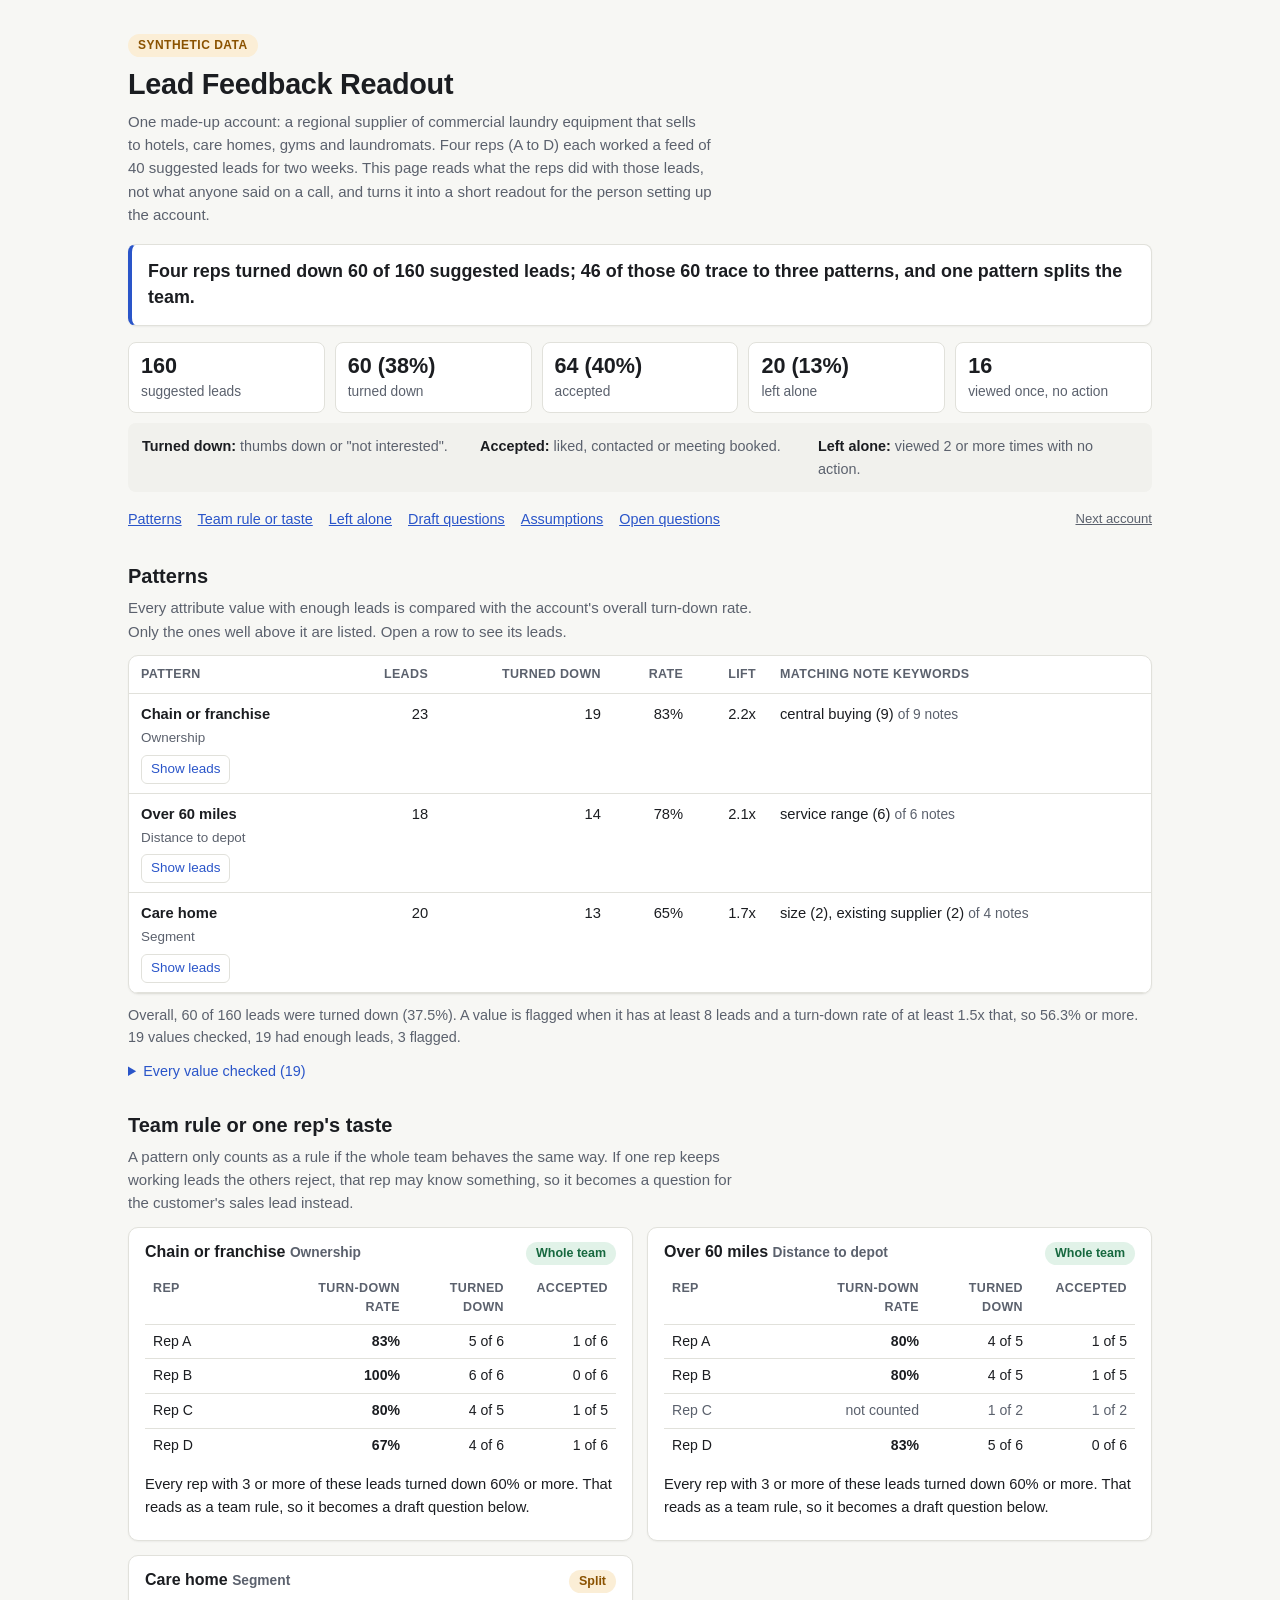
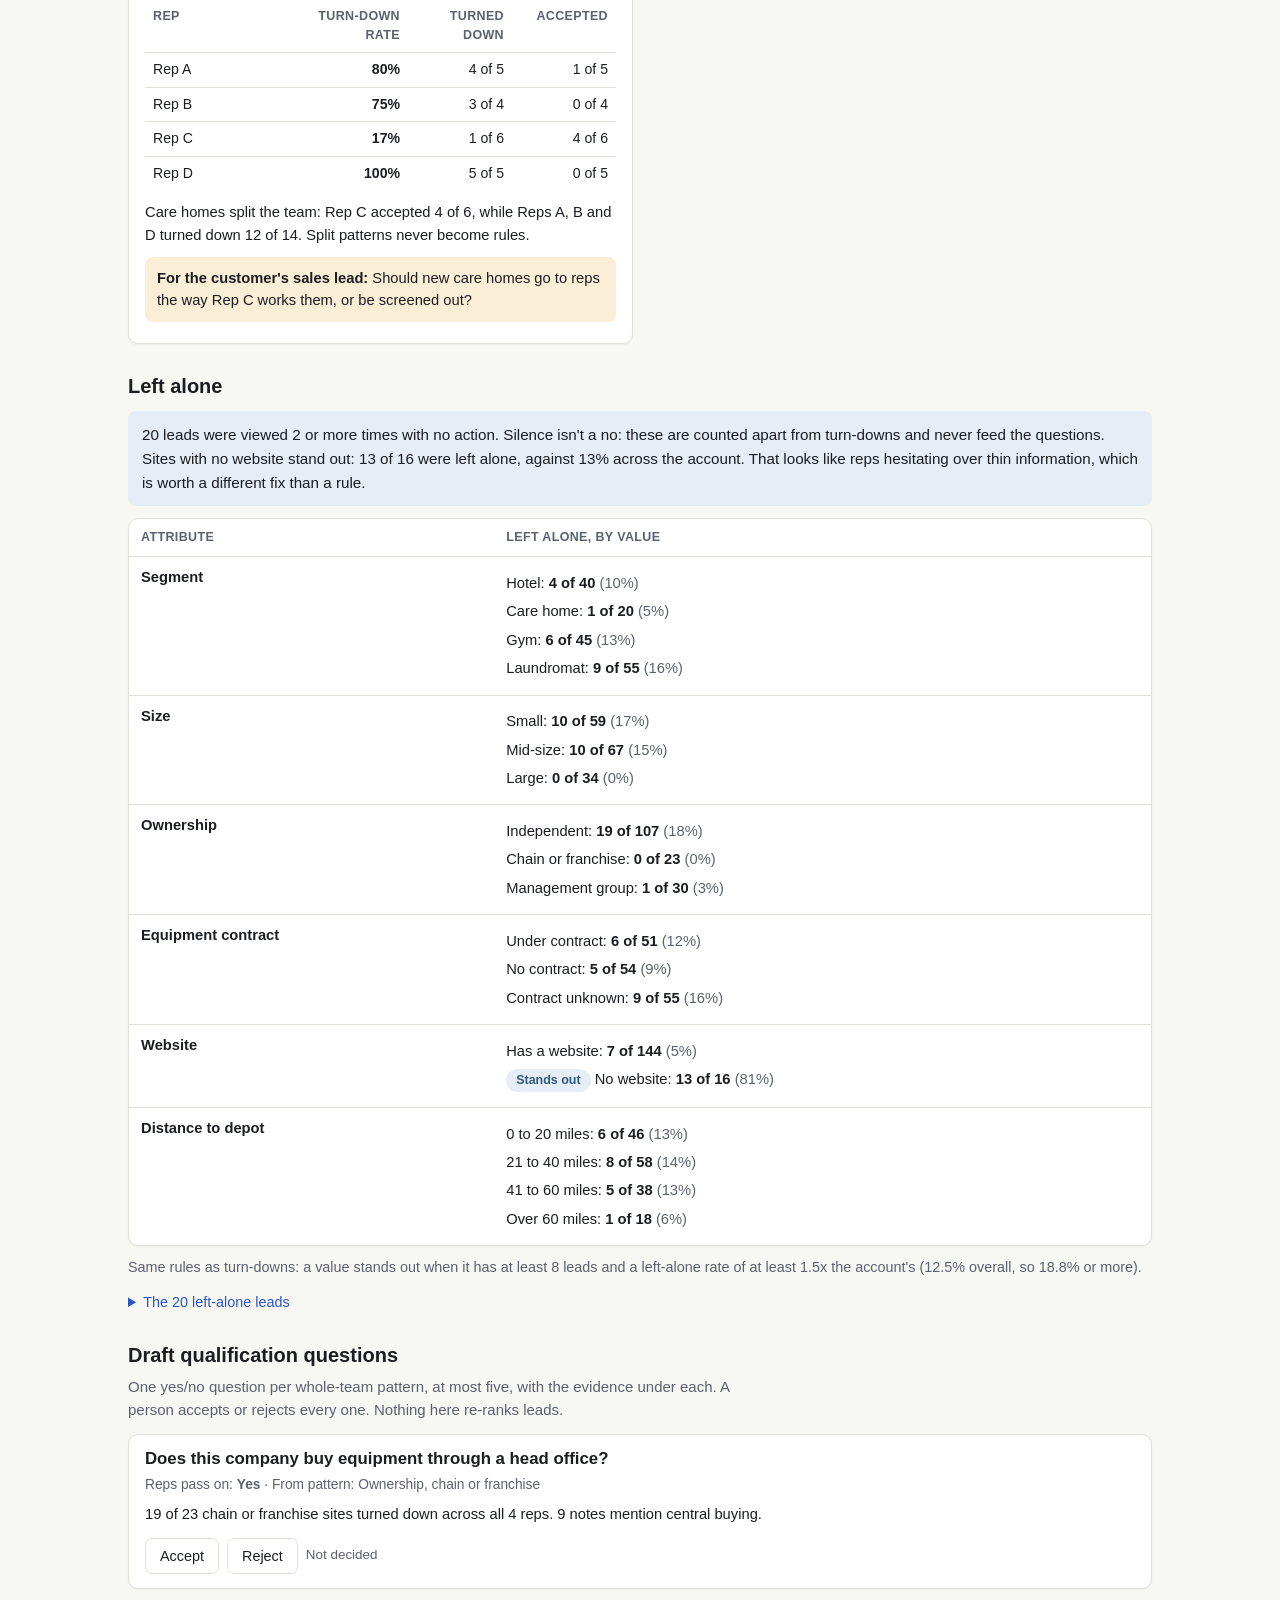
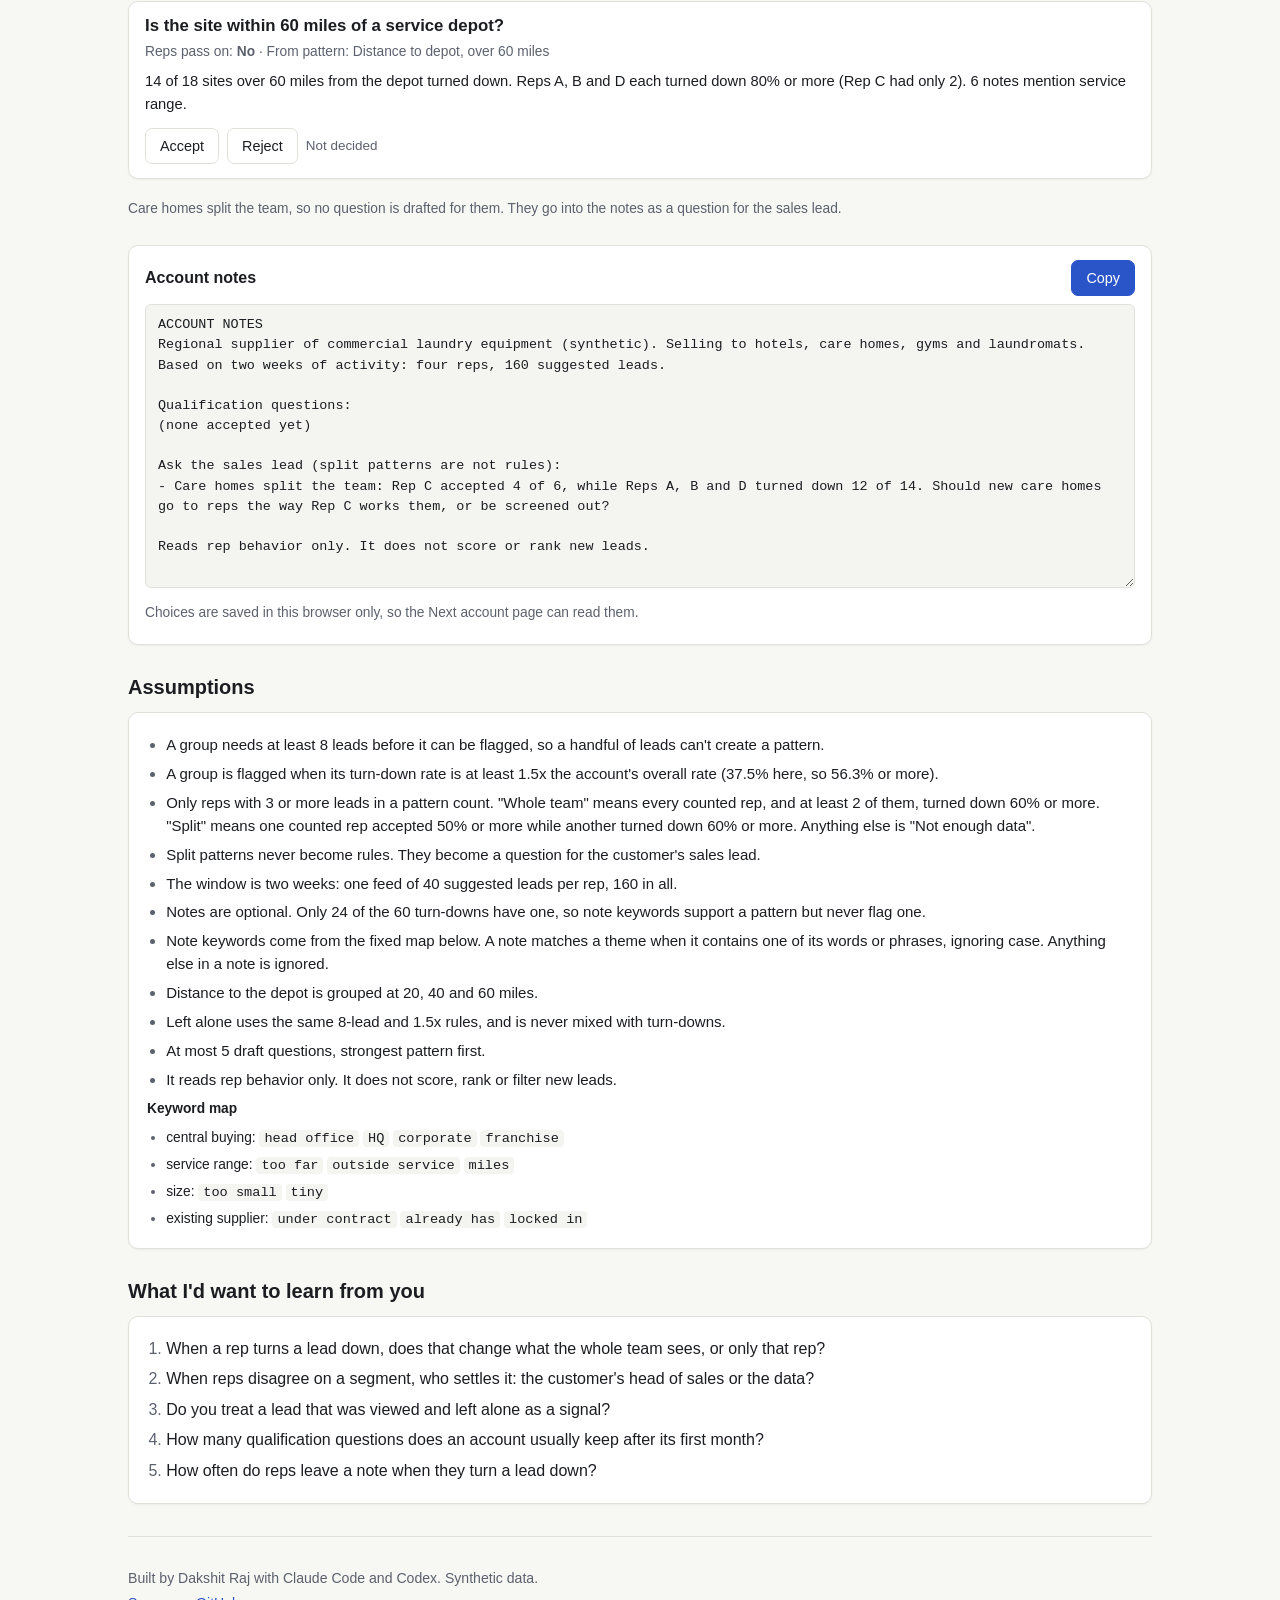
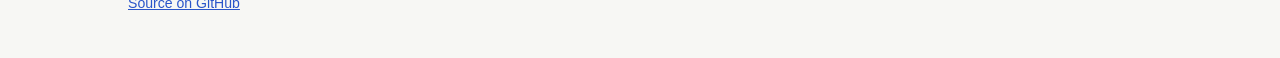
<file: index.html>
<!doctype html>
<html lang="en">
<head>
  <meta charset="utf-8">
  <meta name="viewport" content="width=device-width, initial-scale=1">
  <meta name="color-scheme" content="light dark">
  <meta name="description" content="Reads two weeks of what four sales reps did with their suggested leads and turns it into a short readout: patterns, team rules versus one rep's taste, and draft qualification questions. Synthetic data.">
  <title>Lead Feedback Readout</title>
  <link rel="stylesheet" href="styles.css">
</head>
<body>
  <div class="wrap">
    <header class="page-head">
      <span class="tag">Synthetic data</span>
      <h1>Lead Feedback Readout</h1>
      <p class="lede">One made-up account: a regional supplier of commercial laundry equipment that sells to hotels, care homes, gyms and laundromats. Four reps (A to D) each worked a feed of 40 suggested leads for two weeks. This page reads what the reps did with those leads, not what anyone said on a call, and turns it into a short readout for the person setting up the account.</p>
      <p class="result" id="result" aria-live="polite">Reading two weeks of rep activity...</p>
      <noscript><p>This page needs JavaScript to read the rep activity.</p></noscript>

      <div class="stats" id="stats"></div>

      <dl class="defs">
        <div><dt>Turned down:</dt> <dd>thumbs down or "not interested".</dd></div>
        <div><dt>Accepted:</dt> <dd>liked, contacted or meeting booked.</dd></div>
        <div><dt>Left alone:</dt> <dd>viewed 2 or more times with no action.</dd></div>
      </dl>

      <nav class="page-nav" aria-label="On this page">
        <a href="#patterns">Patterns</a>
        <a href="#team">Team rule or taste</a>
        <a href="#left-alone">Left alone</a>
        <a href="#questions">Draft questions</a>
        <a href="#assumptions">Assumptions</a>
        <a href="#learn">Open questions</a>
        <span class="next"><a href="carry-over.html">Next account</a></span>
      </nav>
    </header>

    <main>
      <section id="patterns" aria-labelledby="patterns-title">
        <div class="section-head">
          <h2 id="patterns-title">Patterns</h2>
          <p id="patterns-intro">Every attribute value with enough leads is compared with the account's overall turn-down rate. Only the ones well above it are listed. Open a row to see its leads.</p>
        </div>
        <div class="card table-wrap">
          <table id="pattern-table">
            <caption class="visually-hidden">Flagged patterns and their turn-down numbers</caption>
          </table>
        </div>
        <p class="rule-line" id="pattern-rule"></p>
        <details class="all-values">
          <summary id="all-values-summary">Every value checked</summary>
          <div class="card table-wrap">
            <table id="all-values-table">
              <caption class="visually-hidden">Every attribute value and why it was or wasn't flagged</caption>
            </table>
          </div>
        </details>
      </section>

      <section id="team" aria-labelledby="team-title">
        <div class="section-head">
          <h2 id="team-title">Team rule or one rep's taste</h2>
          <p>A pattern only counts as a rule if the whole team behaves the same way. If one rep keeps working leads the others reject, that rep may know something, so it becomes a question for the customer's sales lead instead.</p>
        </div>
        <div class="team-grid" id="team-grid"></div>
      </section>

      <section id="left-alone" aria-labelledby="left-title">
        <div class="section-head">
          <h2 id="left-title">Left alone</h2>
        </div>
        <p class="callout" id="left-callout"></p>
        <div class="card table-wrap">
          <table id="left-table">
            <caption class="visually-hidden">Left-alone leads grouped by attribute value</caption>
          </table>
        </div>
        <p class="rule-line" id="left-rule"></p>
        <details class="all-values">
          <summary id="left-leads-summary">The left-alone leads</summary>
          <div class="card table-wrap">
            <table id="left-leads-table">
              <caption class="visually-hidden">Every left-alone lead</caption>
            </table>
          </div>
        </details>
      </section>

      <section id="questions" aria-labelledby="questions-title">
        <div class="section-head">
          <h2 id="questions-title">Draft qualification questions</h2>
          <p id="questions-intro">One yes/no question per whole-team pattern, at most five, with the evidence under each. A person accepts or rejects every one. Nothing here re-ranks leads.</p>
        </div>
        <div class="q-list" id="q-list"></div>

        <div class="card notes-box">
          <header>
            <h3 id="notes-title">Account notes</h3>
            <div class="q-actions" style="margin-top:0">
              <span class="copy-status" id="copy-status" aria-live="polite"></span>
              <button type="button" class="btn primary" id="copy-btn">Copy</button>
            </div>
          </header>
          <textarea id="notes" readonly aria-labelledby="notes-title" spellcheck="false"></textarea>
          <p class="small muted" id="storage-note"></p>
        </div>
      </section>

      <section id="assumptions" aria-labelledby="assumptions-title">
        <div class="section-head">
          <h2 id="assumptions-title">Assumptions</h2>
        </div>
        <div class="card" style="padding:14px 18px">
          <ul class="plain-list" id="assumption-list"></ul>
          <div class="keyword-map" id="keyword-map"></div>
        </div>
      </section>

      <section id="learn" aria-labelledby="learn-title">
        <div class="section-head">
          <h2 id="learn-title">What I'd want to learn from you</h2>
        </div>
        <div class="card" style="padding:14px 18px">
          <ol class="plain-list questions-list">
            <li>When a rep turns a lead down, does that change what the whole team sees, or only that rep?</li>
            <li>When reps disagree on a segment, who settles it: the customer's head of sales or the data?</li>
            <li>Do you treat a lead that was viewed and left alone as a signal?</li>
            <li>How many qualification questions does an account usually keep after its first month?</li>
            <li>How often do reps leave a note when they turn a lead down?</li>
          </ol>
        </div>
      </section>
    </main>

    <footer class="foot">
      <p>Built by Dakshit Raj with Claude Code and Codex. Synthetic data.</p>
      <p><a href="https://github.com/Duckky153/lead-feedback-readout">Source on GitHub</a></p>
    </footer>
  </div>

  <script src="data.js"></script>
  <script src="readout.mjs"></script>
  <script src="app.js"></script>
</body>
</html>
</file>
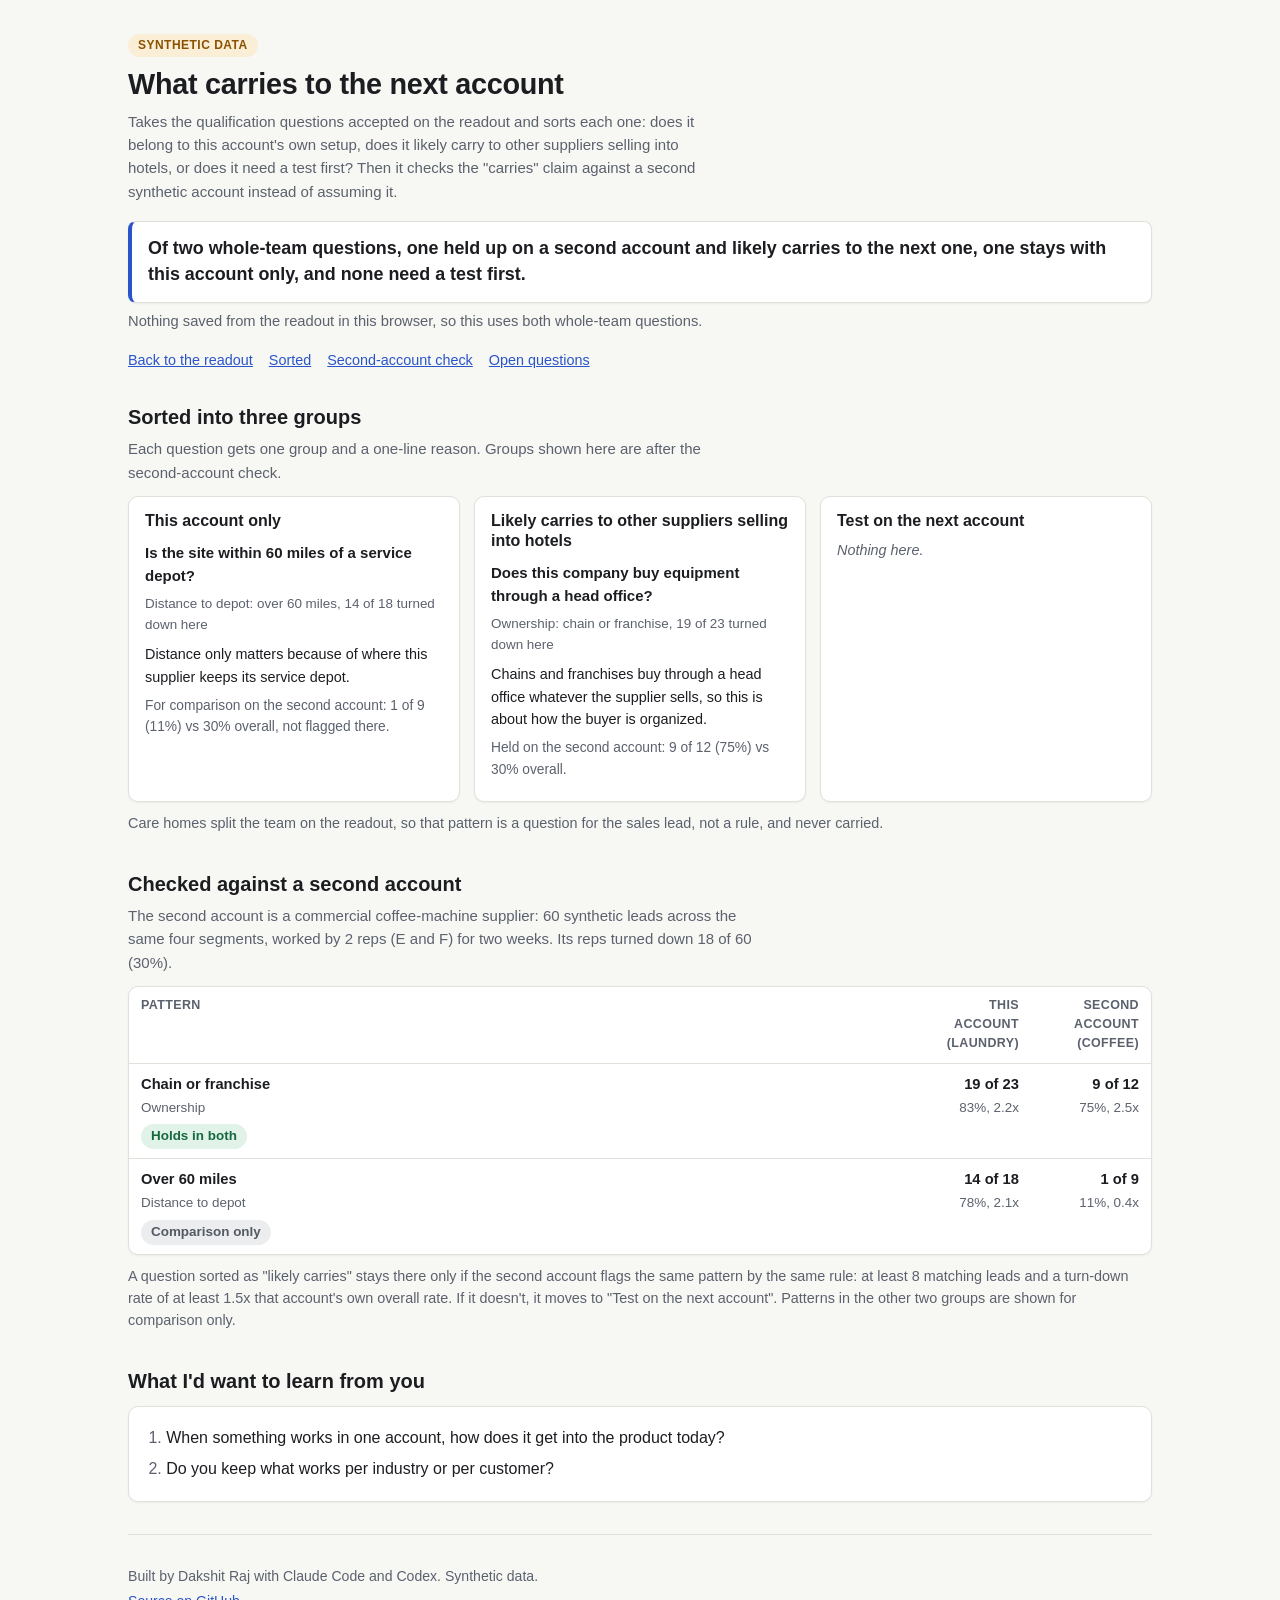
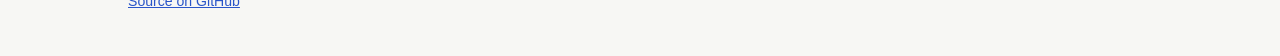
<file: carry-over.html>
<!doctype html>
<html lang="en">
<head>
  <meta charset="utf-8">
  <meta name="viewport" content="width=device-width, initial-scale=1">
  <meta name="color-scheme" content="light dark">
  <meta name="description" content="Sorts accepted qualification questions into what stays with one account, what likely carries, and what to test, then checks the carry-over against a second synthetic account. Synthetic data.">
  <title>What carries to the next account</title>
  <link rel="stylesheet" href="styles.css">
</head>
<body>
  <div class="wrap">
    <header class="page-head">
      <span class="tag">Synthetic data</span>
      <h1>What carries to the next account</h1>
      <p class="lede">Takes the qualification questions accepted on the readout and sorts each one: does it belong to this account's own setup, does it likely carry to other suppliers selling into hotels, or does it need a test first? Then it checks the "carries" claim against a second synthetic account instead of assuming it.</p>
      <p class="result" id="result" aria-live="polite">Sorting the accepted questions...</p>
      <noscript><p>This page needs JavaScript to sort the questions.</p></noscript>
      <p class="source-line" id="source-line"></p>
      <nav class="page-nav" aria-label="On this page">
        <a href="index.html">Back to the readout</a>
        <a href="#sorted">Sorted</a>
        <a href="#check">Second-account check</a>
        <a href="#learn">Open questions</a>
      </nav>
    </header>

    <main>
      <section id="sorted" aria-labelledby="sorted-title">
        <div class="section-head">
          <h2 id="sorted-title">Sorted into three groups</h2>
          <p>Each question gets one group and a one-line reason. Groups shown here are after the second-account check.</p>
        </div>
        <div class="carry-grid" id="carry-grid"></div>
        <p class="rule-line" id="split-note"></p>
      </section>

      <section id="check" aria-labelledby="check-title">
        <div class="section-head">
          <h2 id="check-title">Checked against a second account</h2>
          <p id="check-intro"></p>
        </div>
        <div class="card table-wrap">
          <table id="check-table">
            <caption class="visually-hidden">Turn-down rate on each account for every sorted question</caption>
          </table>
        </div>
        <p class="rule-line" id="check-rule"></p>
      </section>

      <section id="learn" aria-labelledby="learn-title">
        <div class="section-head">
          <h2 id="learn-title">What I'd want to learn from you</h2>
        </div>
        <div class="card" style="padding:14px 18px">
          <ol class="plain-list questions-list">
            <li>When something works in one account, how does it get into the product today?</li>
            <li>Do you keep what works per industry or per customer?</li>
          </ol>
        </div>
      </section>
    </main>

    <footer class="foot">
      <p>Built by Dakshit Raj with Claude Code and Codex. Synthetic data.</p>
      <p><a href="https://github.com/Duckky153/lead-feedback-readout">Source on GitHub</a></p>
    </footer>
  </div>

  <script src="data.js"></script>
  <script src="readout.mjs"></script>
  <script src="carry.js"></script>
</body>
</html>
</file>
<file: styles.css>
:root {
  --bg: #f7f7f4;
  --surface: #ffffff;
  --surface-2: #f1f1ed;
  --fg: #1b1d21;
  --muted: #5b616d;
  --border: #e1e1db;
  --accent: #2a55c9;
  --accent-soft: #e9eefb;
  --team: #17683f;
  --team-bg: #e1f2e8;
  --split: #8a5200;
  --split-bg: #fbeed6;
  --thin: #545a65;
  --thin-bg: #ecedef;
  --quiet: #33587f;
  --quiet-bg: #e5edf6;
  --code-bg: #f4f4f1;
  --shadow: 0 1px 2px rgba(20, 22, 26, 0.05);
  color-scheme: light;
}
@media (prefers-color-scheme: dark) {
  :root:not([data-theme="light"]) {
    --bg: #121418;
    --surface: #1a1d22;
    --surface-2: #22262c;
    --fg: #e7e9ec;
    --muted: #a2a8b3;
    --border: #2e333b;
    --accent: #8fa9ff;
    --accent-soft: #232b44;
    --team: #82d8a8;
    --team-bg: #183427;
    --split: #f2c56d;
    --split-bg: #3a2d13;
    --thin: #b4bac4;
    --thin-bg: #272b32;
    --quiet: #9fc0e6;
    --quiet-bg: #1d2b3b;
    --code-bg: #1e2127;
    --shadow: none;
    color-scheme: dark;
  }
}
:root[data-theme="dark"] {
  --bg: #121418;
  --surface: #1a1d22;
  --surface-2: #22262c;
  --fg: #e7e9ec;
  --muted: #a2a8b3;
  --border: #2e333b;
  --accent: #8fa9ff;
  --accent-soft: #232b44;
  --team: #82d8a8;
  --team-bg: #183427;
  --split: #f2c56d;
  --split-bg: #3a2d13;
  --thin: #b4bac4;
  --thin-bg: #272b32;
  --quiet: #9fc0e6;
  --quiet-bg: #1d2b3b;
  --code-bg: #1e2127;
  --shadow: none;
  color-scheme: dark;
}

* { box-sizing: border-box; }
html { -webkit-text-size-adjust: 100%; }
body {
  margin: 0;
  background: var(--bg);
  color: var(--fg);
  font: 15px/1.55 -apple-system, BlinkMacSystemFont, "Segoe UI", Roboto, "Helvetica Neue", Arial, sans-serif;
}
.wrap { max-width: 1080px; margin: 0 auto; padding-inline: 16px; }
@media (min-width: 700px) { .wrap { padding-inline: 28px; } }

a { color: var(--accent); }
a:focus-visible, button:focus-visible, textarea:focus-visible { outline: 2px solid var(--accent); outline-offset: 2px; }
h1, h2, h3 { line-height: 1.25; margin: 0; }
h1 { font-size: 1.8rem; letter-spacing: -0.01em; }
h2 { font-size: 1.25rem; }
h3 { font-size: 1rem; }
p { margin: 0.45rem 0; }
.muted { color: var(--muted); }
.small { font-size: 0.86rem; }
.visually-hidden {
  position: absolute; width: 1px; height: 1px; padding: 0; margin: -1px;
  overflow: hidden; clip: rect(0 0 0 0); white-space: nowrap; border: 0;
}

/* ---------------------------------------------------------------- header */

.page-head { padding-block: 32px 8px; }
.tag {
  display: inline-block;
  font-size: 0.75rem;
  font-weight: 600;
  letter-spacing: 0.04em;
  text-transform: uppercase;
  color: var(--split);
  background: var(--split-bg);
  border-radius: 999px;
  padding: 2px 10px;
  margin-bottom: 10px;
}
.lede { color: var(--muted); max-width: 70ch; }
.result {
  margin: 18px 0 6px;
  padding: 14px 16px;
  background: var(--surface);
  border: 1px solid var(--border);
  border-left: 4px solid var(--accent);
  border-radius: 8px;
  font-size: 1.12rem;
  font-weight: 600;
  line-height: 1.45;
  box-shadow: var(--shadow);
}

.stats {
  display: grid;
  grid-template-columns: repeat(auto-fit, minmax(130px, 1fr));
  gap: 10px;
  margin: 16px 0 10px;
}
.stat {
  background: var(--surface);
  border: 1px solid var(--border);
  border-radius: 8px;
  padding: 10px 12px;
  min-width: 0;
}
.stat b { display: block; font-size: 1.35rem; line-height: 1.2; }
.stat span { color: var(--muted); font-size: 0.86rem; }

.defs {
  display: grid;
  grid-template-columns: repeat(auto-fit, minmax(220px, 1fr));
  gap: 6px 18px;
  margin: 10px 0 0;
  padding: 12px 14px;
  background: var(--surface-2);
  border-radius: 8px;
  font-size: 0.9rem;
}
.defs div { min-width: 0; }
.defs dt { font-weight: 600; display: inline; }
.defs dd { display: inline; margin: 0; color: var(--muted); }

.page-nav {
  display: flex;
  flex-wrap: wrap;
  align-items: center;
  gap: 6px 16px;
  margin-top: 16px;
  font-size: 0.9rem;
}
.page-nav .next { margin-left: auto; font-size: 0.82rem; color: var(--muted); }
.page-nav .next a { color: var(--muted); }

/* ---------------------------------------------------------------- sections */

main section { padding-block: 26px 4px; }
.section-head { margin-bottom: 12px; max-width: 75ch; }
.section-head p { color: var(--muted); }

.card {
  background: var(--surface);
  border: 1px solid var(--border);
  border-radius: 10px;
  box-shadow: var(--shadow);
}
.table-wrap { overflow-x: auto; -webkit-overflow-scrolling: touch; position: relative; }

table { width: 100%; border-collapse: collapse; font-size: 0.92rem; }
th, td { text-align: left; padding: 9px 12px; border-bottom: 1px solid var(--border); vertical-align: top; }
th { font-size: 0.78rem; font-weight: 600; text-transform: uppercase; letter-spacing: 0.03em; color: var(--muted); white-space: nowrap; }
td.num, th.num { text-align: right; font-variant-numeric: tabular-nums; white-space: nowrap; }
tbody tr:last-child td { border-bottom: none; }
.pattern-name b { display: block; }
.pattern-name span { color: var(--muted); font-size: 0.84rem; }
.pattern-name .toggle, .pattern-name .badge { display: block; width: max-content; margin-top: 6px; }
#check-table th, #pattern-table > thead th { white-space: normal; }
@media (max-width: 520px) {
  #pattern-table > thead th, #pattern-table > tbody > tr:not(.detail) > td { padding-inline: 6px; }
}
#check-table th.num { width: 7.5rem; }
.rate-cell b { display: block; font-weight: 600; }
.rate-cell span { color: var(--muted); font-size: 0.84rem; }

.toggle {
  font: inherit;
  font-size: 0.84rem;
  color: var(--accent);
  background: none;
  border: 1px solid var(--border);
  border-radius: 6px;
  padding: 3px 9px;
  cursor: pointer;
  white-space: nowrap;
}
.toggle:hover { background: var(--accent-soft); }

tr.detail > td { background: var(--surface-2); padding: 10px 12px 14px; }
tr.detail table { font-size: 0.86rem; background: var(--surface); border-radius: 6px; min-width: 34rem; }
tr.detail th, tr.detail td { padding: 6px 10px; }

.note { font-style: italic; }
.mark { background: var(--split-bg); color: var(--fg); border-radius: 3px; padding: 0 2px; font-style: normal; }

.badge {
  display: inline-block;
  font-size: 0.78rem;
  font-weight: 600;
  border-radius: 999px;
  padding: 2px 10px;
  white-space: nowrap;
}
.badge.team { color: var(--team); background: var(--team-bg); }
.badge.split { color: var(--split); background: var(--split-bg); }
.badge.thin { color: var(--thin); background: var(--thin-bg); }
.badge.quiet { color: var(--quiet); background: var(--quiet-bg); }

.outcome-turned_down { color: var(--split); font-weight: 600; }
.outcome-accepted { color: var(--team); font-weight: 600; }
.outcome-left_alone { color: var(--quiet); font-weight: 600; }
.outcome-viewed_once { color: var(--muted); }

.rule-line { margin-top: 10px; font-size: 0.9rem; color: var(--muted); }

details.all-values { margin-top: 12px; }
details.all-values summary { cursor: pointer; color: var(--accent); font-size: 0.9rem; }
details.all-values .card { margin-top: 10px; }

/* team cards */
.team-grid { display: grid; gap: 14px; grid-template-columns: repeat(auto-fit, minmax(340px, 1fr)); }
@media (max-width: 440px) { .team-grid { grid-template-columns: 1fr; } }
.team-card td:first-child { white-space: nowrap; }
.team-card { padding: 14px 16px; min-width: 0; }
.team-card header { display: flex; flex-wrap: wrap; align-items: baseline; justify-content: space-between; gap: 6px 10px; margin-bottom: 8px; }
.team-card table { font-size: 0.88rem; }
.team-card th, .team-card td { padding: 6px 8px; }
.team-card th { white-space: normal; }
.team-card th.num { width: 6.5rem; }
.team-card .verdict { margin-top: 10px; font-size: 0.92rem; }
.ask {
  margin-top: 10px;
  padding: 10px 12px;
  border-radius: 8px;
  background: var(--split-bg);
  font-size: 0.92rem;
}
.thin-row td { color: var(--muted); }

/* left alone */
.callout {
  padding: 12px 14px;
  border-radius: 8px;
  background: var(--quiet-bg);
  color: var(--fg);
  margin-bottom: 12px;
  font-size: 0.95rem;
}

/* questions */
.q-list { display: grid; gap: 12px; }
.q-card { padding: 14px 16px; }
.q-card h3 { font-size: 1.05rem; }
.q-card .meta { font-size: 0.86rem; color: var(--muted); margin-top: 4px; }
.q-card .evidence { font-size: 0.92rem; margin-top: 8px; }
.q-actions { display: flex; flex-wrap: wrap; gap: 8px; margin-top: 12px; align-items: center; }
.btn {
  font: inherit;
  font-size: 0.9rem;
  border: 1px solid var(--border);
  background: var(--surface);
  color: var(--fg);
  border-radius: 7px;
  padding: 6px 14px;
  cursor: pointer;
}
.btn:hover { background: var(--surface-2); }
.btn.accept[aria-pressed="true"] { background: var(--team-bg); color: var(--team); border-color: transparent; font-weight: 600; }
.btn.reject[aria-pressed="true"] { background: var(--thin-bg); color: var(--thin); border-color: transparent; font-weight: 600; }
.btn.primary { background: var(--accent); border-color: var(--accent); color: var(--surface); }
.btn.primary:hover { filter: brightness(1.08); background: var(--accent); }
.q-status { font-size: 0.84rem; color: var(--muted); }

.notes-box { margin-top: 18px; padding: 14px 16px; }
.notes-box header { display: flex; flex-wrap: wrap; justify-content: space-between; align-items: center; gap: 8px; margin-bottom: 8px; }
.notes-box textarea {
  width: 100%;
  min-height: 8rem;
  resize: vertical;
  font: 0.84rem/1.5 ui-monospace, SFMono-Regular, Menlo, Consolas, monospace;
  color: var(--fg);
  background: var(--code-bg);
  border: 1px solid var(--border);
  border-radius: 6px;
  padding: 10px 12px;
}
.copy-status { font-size: 0.84rem; color: var(--muted); min-height: 1.2em; }

/* lists */
.plain-list { margin: 0; padding-left: 1.2rem; }
.plain-list li { margin: 0.35rem 0; }
.plain-list li::marker { color: var(--muted); }
.keyword-map { margin-top: 6px; }
.keyword-map code {
  font: 0.85rem ui-monospace, SFMono-Regular, Menlo, Consolas, monospace;
  background: var(--code-bg);
  border-radius: 4px;
  padding: 1px 5px;
}
.questions-list li { font-size: 1rem; }

/* carry-over page */
.carry-grid { display: grid; gap: 14px; grid-template-columns: repeat(auto-fit, minmax(260px, 1fr)); }
.carry-col { padding: 14px 16px; min-width: 0; }
.carry-col h3 { margin-bottom: 8px; }
.carry-item { border-top: 1px solid var(--border); padding-top: 10px; margin-top: 10px; }
.carry-item:first-of-type { border-top: none; padding-top: 0; }
.carry-item .q { font-weight: 600; }
.carry-item .pattern { font-size: 0.84rem; color: var(--muted); }
.carry-item .reason { font-size: 0.9rem; margin-top: 4px; }
.carry-item .verdict { font-size: 0.86rem; margin-top: 4px; color: var(--muted); }
.carry-item .moved { color: var(--split); }
.empty { color: var(--muted); font-size: 0.9rem; font-style: italic; }
.source-line { font-size: 0.92rem; color: var(--muted); }

/* ---------------------------------------------------------------- footer */

.foot { padding-block: 28px 40px; margin-top: 28px; border-top: 1px solid var(--border); color: var(--muted); font-size: 0.88rem; }
.foot p { margin: 0.2rem 0; }

@media (max-width: 520px) {
  h1 { font-size: 1.5rem; }
  .result { font-size: 1.02rem; }
  th, td { padding: 8px 9px; }
  .page-nav .next { margin-left: 0; }
}
</file>
